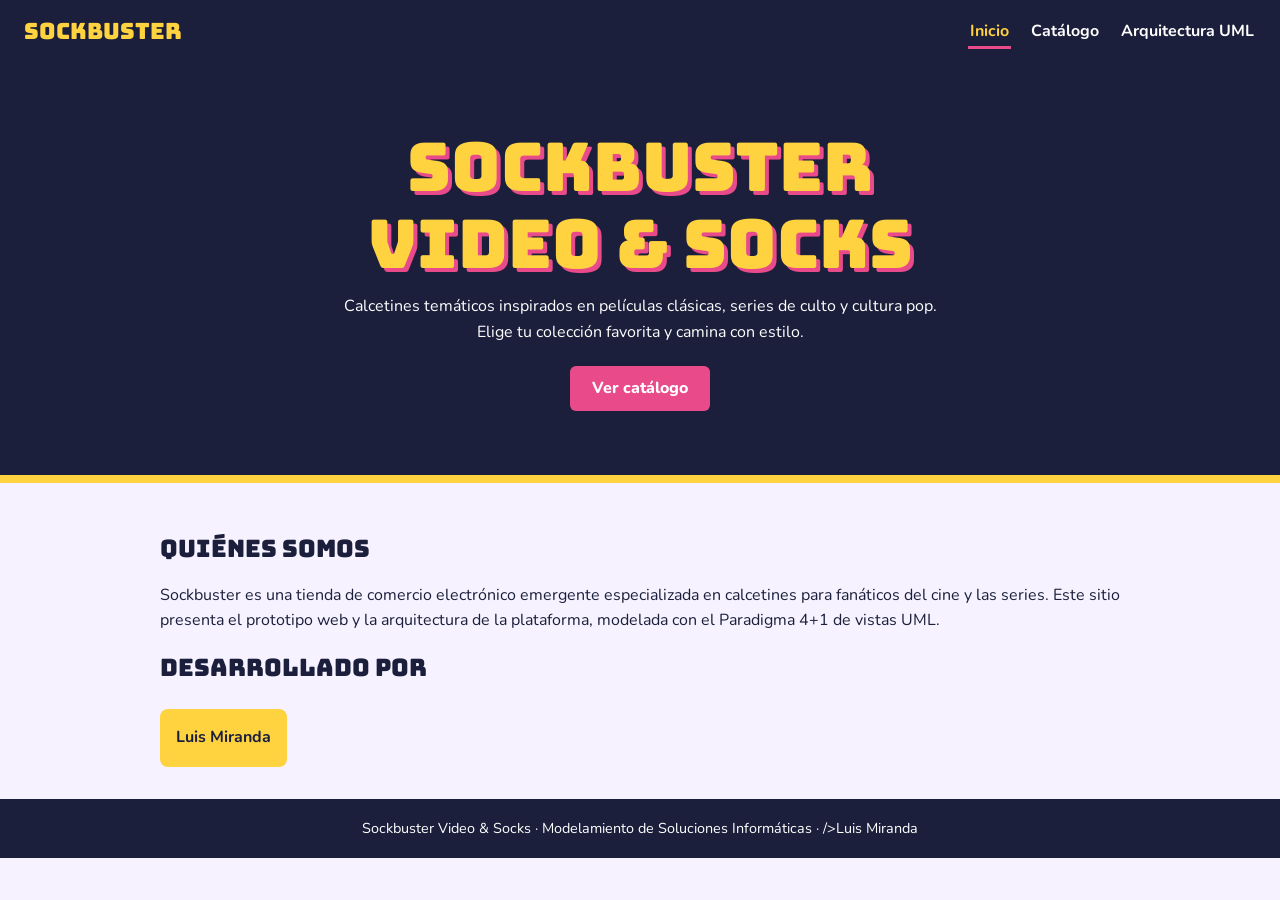
<file: index.html>
<!DOCTYPE html><html lang="es"><head><meta charset="utf-8"><meta name="viewport" content="width=device-width,initial-scale=1"><link rel="stylesheet" href="style.css"><link href="https://fonts.googleapis.com/css2?family=Bungee&family=Nunito:wght@400;800&display=swap" rel="stylesheet"><title>Sockbuster Video &amp; Socks</title></head><body>
<header><a class="logo" href="index.html">SOCKBUSTER</a><nav><a class="on" href="index.html">Inicio</a><a  href="catalogo.html">Catálogo</a><a  href="diagramas.html">Arquitectura UML</a></nav></header>
<section class="hero"><h1>Sockbuster<br>Video &amp; Socks</h1>
<p>Calcetines temáticos inspirados en películas clásicas, series de culto y cultura pop. Elige tu colección favorita y camina con estilo.</p>
<a class="btn" href="catalogo.html">Ver catálogo</a></section>
<main><h2>Quiénes somos</h2>
<p>Sockbuster es una tienda de comercio electrónico emergente especializada en calcetines para fanáticos del cine y las series. Este sitio presenta el prototipo web y la arquitectura de la plataforma, modelada con el Paradigma 4+1 de vistas UML.</p>
<h2>Desarrollado por</h2>
<div class="team"><strong>Luis Miranda</strong></div></main>
<footer>Sockbuster Video &amp; Socks · Modelamiento de Soluciones Informáticas · />Luis Miranda</footer></body></html>
</file>
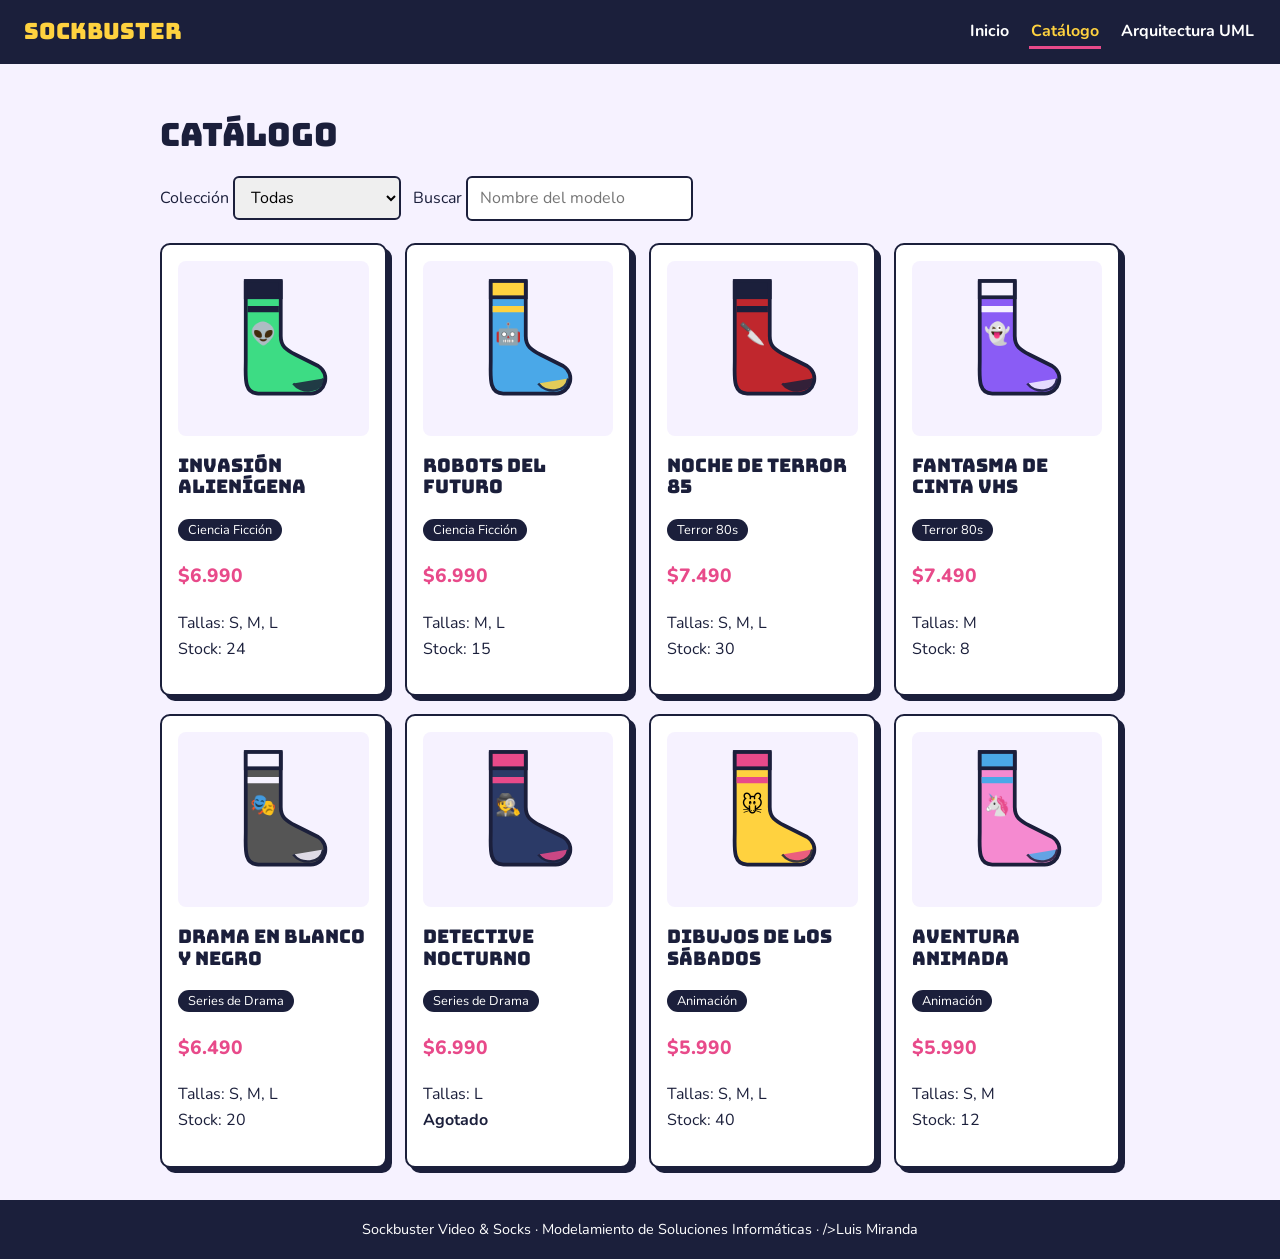
<file: catalogo.html>
<!DOCTYPE html><html lang="es"><head><meta charset="utf-8"><meta name="viewport" content="width=device-width,initial-scale=1"><link rel="stylesheet" href="style.css"><link href="https://fonts.googleapis.com/css2?family=Bungee&family=Nunito:wght@400;800&display=swap" rel="stylesheet"><title>Catálogo | Sockbuster</title></head><body>
<header><a class="logo" href="index.html">SOCKBUSTER</a><nav><a href="index.html">Inicio</a><a class="on" href="catalogo.html">Catálogo</a><a href="diagramas.html">Arquitectura UML</a></nav></header>
<main><h1>Catálogo</h1>
<div class="filters">
<label>Colección <select id="cat"><option value="">Todas</option></select></label>
<label>Buscar <input id="q" type="search" placeholder="Nombre del modelo"></label></div>
<div class="grid" id="lista" aria-live="polite"></div></main>
<script>
const P=[
{n:"Invasión Alienígena",c:"Ciencia Ficción",e:"👽",a:"#3ddc84",b:"#1b1f3b",p:6990,s:24,t:["S","M","L"]},
{n:"Robots del Futuro",c:"Ciencia Ficción",e:"🤖",a:"#4aa8e8",b:"#ffd23f",p:6990,s:15,t:["M","L"]},
{n:"Noche de Terror 85",c:"Terror 80s",e:"🔪",a:"#c0272d",b:"#1b1f3b",p:7490,s:30,t:["S","M","L"]},
{n:"Fantasma de Cinta VHS",c:"Terror 80s",e:"👻",a:"#8a5cf5",b:"#f6f2ff",p:7490,s:8,t:["M"]},
{n:"Drama en Blanco y Negro",c:"Series de Drama",e:"🎭",a:"#555",b:"#f6f2ff",p:6490,s:20,t:["S","M","L"]},
{n:"Detective Nocturno",c:"Series de Drama",e:"🕵️",a:"#2b3a67",b:"#e84a8a",p:6990,s:0,t:["L"]},
{n:"Dibujos de los Sábados",c:"Animación",e:"🐭",a:"#ffd23f",b:"#e84a8a",p:5990,s:40,t:["S","M","L"]},
{n:"Aventura Animada",c:"Animación",e:"🦄",a:"#f58ad0",b:"#4aa8e8",p:5990,s:12,t:["S","M"]}];
function sock(x){return `<svg viewBox="0 0 100 104" role="img" aria-label="Calcetín ${x.n}" style="width:100%;height:130px">
<path d="M28 8H56V52C56 60 60 63 68 67L86 76C96 82 92 98 80 98H38C26 98 28 84 28 72Z" fill="${x.a}" stroke="#1b1f3b" stroke-width="3" stroke-linejoin="round"/>
<rect x="28" y="8" width="28" height="13" fill="${x.b}" stroke="#1b1f3b" stroke-width="3"/>
<rect x="29.5" y="28" width="25" height="5" fill="${x.b}"/>
<path d="M66 90C72 98 88 98 90 86" fill="${x.b}" stroke="#1b1f3b" stroke-width="2" opacity=".85"/>
<text x="42" y="56" font-size="17" text-anchor="middle">${x.e}</text></svg>`}
const $=id=>document.getElementById(id),cat=$("cat"),q=$("q"),L=$("lista");
[...new Set(P.map(x=>x.c))].forEach(c=>cat.add(new Option(c,c)));
function pintar(){
 const f=P.filter(x=>(!cat.value||x.c===cat.value)&&x.n.toLowerCase().includes(q.value.toLowerCase()));
 L.innerHTML=f.length?f.map(x=>`<article class="card"><div class="foto">${sock(x)}</div><h3>${x.n}</h3><span class="tag">${x.c}</span><p class="price">$${x.p.toLocaleString("es-CL")}</p><p>Tallas: ${x.t.join(", ")}<br>${x.s?"Stock: "+x.s:"<strong>Agotado</strong>"}</p></article>`).join(""):"<p>No hay calcetines que coincidan. Prueba con otra colección.</p>";}
cat.onchange=q.oninput=pintar;pintar();
</script>
<footer>Sockbuster Video &amp; Socks · Modelamiento de Soluciones Informáticas · />Luis Miranda</footer></body></html>
</file>
<file: style.css>
:root{--bg:#f6f2ff;--ink:#1b1f3b;--navy:#1b1f3b;--yellow:#ffd23f;--pink:#e84a8a;--card:#fff}
*{box-sizing:border-box}
body{margin:0;font-family:'Nunito',system-ui,sans-serif;background:var(--bg);color:var(--ink);line-height:1.6}
h1,h2,h3{font-family:'Bungee',Impact,sans-serif;font-weight:400;line-height:1.15}
header{background:var(--navy);padding:14px 24px;display:flex;flex-wrap:wrap;gap:16px;align-items:center;justify-content:space-between}
.logo{font-family:'Bungee',Impact,sans-serif;color:var(--yellow);font-size:1.4rem;text-decoration:none}
nav a{color:#fff;margin-left:18px;text-decoration:none;font-weight:700;padding:4px 2px}
nav a:hover,nav a.on{color:var(--yellow);border-bottom:3px solid var(--pink)}
a:focus-visible,button:focus-visible,select:focus-visible,input:focus-visible{outline:3px solid var(--pink);outline-offset:2px}
.hero{background:var(--navy);color:#fff;padding:64px 24px;text-align:center;border-bottom:8px solid var(--yellow)}
.hero h1{font-size:clamp(2rem,7vw,4.2rem);margin:0 0 12px;color:var(--yellow);text-shadow:4px 4px 0 var(--pink)}
.hero p{max-width:60ch;margin:0 auto 20px}
.btn{display:inline-block;background:var(--pink);color:#fff;padding:10px 22px;border-radius:6px;font-weight:800;text-decoration:none;border:0;cursor:pointer}
main{max-width:1000px;margin:0 auto;padding:32px 20px}
.team{background:var(--yellow);padding:16px;border-radius:8px;display:inline-block;margin-top:8px}
.grid{display:grid;grid-template-columns:repeat(auto-fill,minmax(210px,1fr));gap:18px}
.card{background:var(--card);border:2px solid var(--navy);border-radius:10px;padding:16px;box-shadow:5px 5px 0 var(--navy)}
.card .foto{font-size:3.2rem;text-align:center;background:var(--bg);border-radius:8px;padding:10px}
.tag{font-size:.8rem;background:var(--navy);color:#fff;border-radius:99px;padding:2px 10px}
.price{font-weight:800;color:var(--pink);font-size:1.2rem}
.filters{display:flex;flex-wrap:wrap;gap:12px;margin-bottom:22px}
.filters select,.filters input{padding:8px 12px;border:2px solid var(--navy);border-radius:6px;font:inherit}
.view{background:var(--card);border-left:8px solid var(--pink);border-radius:8px;padding:8px 22px 20px;margin-bottom:28px}
.mermaid{overflow-x:auto;background:#fff;padding:10px;border:1px solid #ccc;border-radius:6px}
footer{background:var(--navy);color:#fff;text-align:center;padding:18px;font-size:.9rem}
@media(prefers-reduced-motion:no-preference){.card{transition:transform .15s}.card:hover{transform:translate(-2px,-2px)}}
</file>
